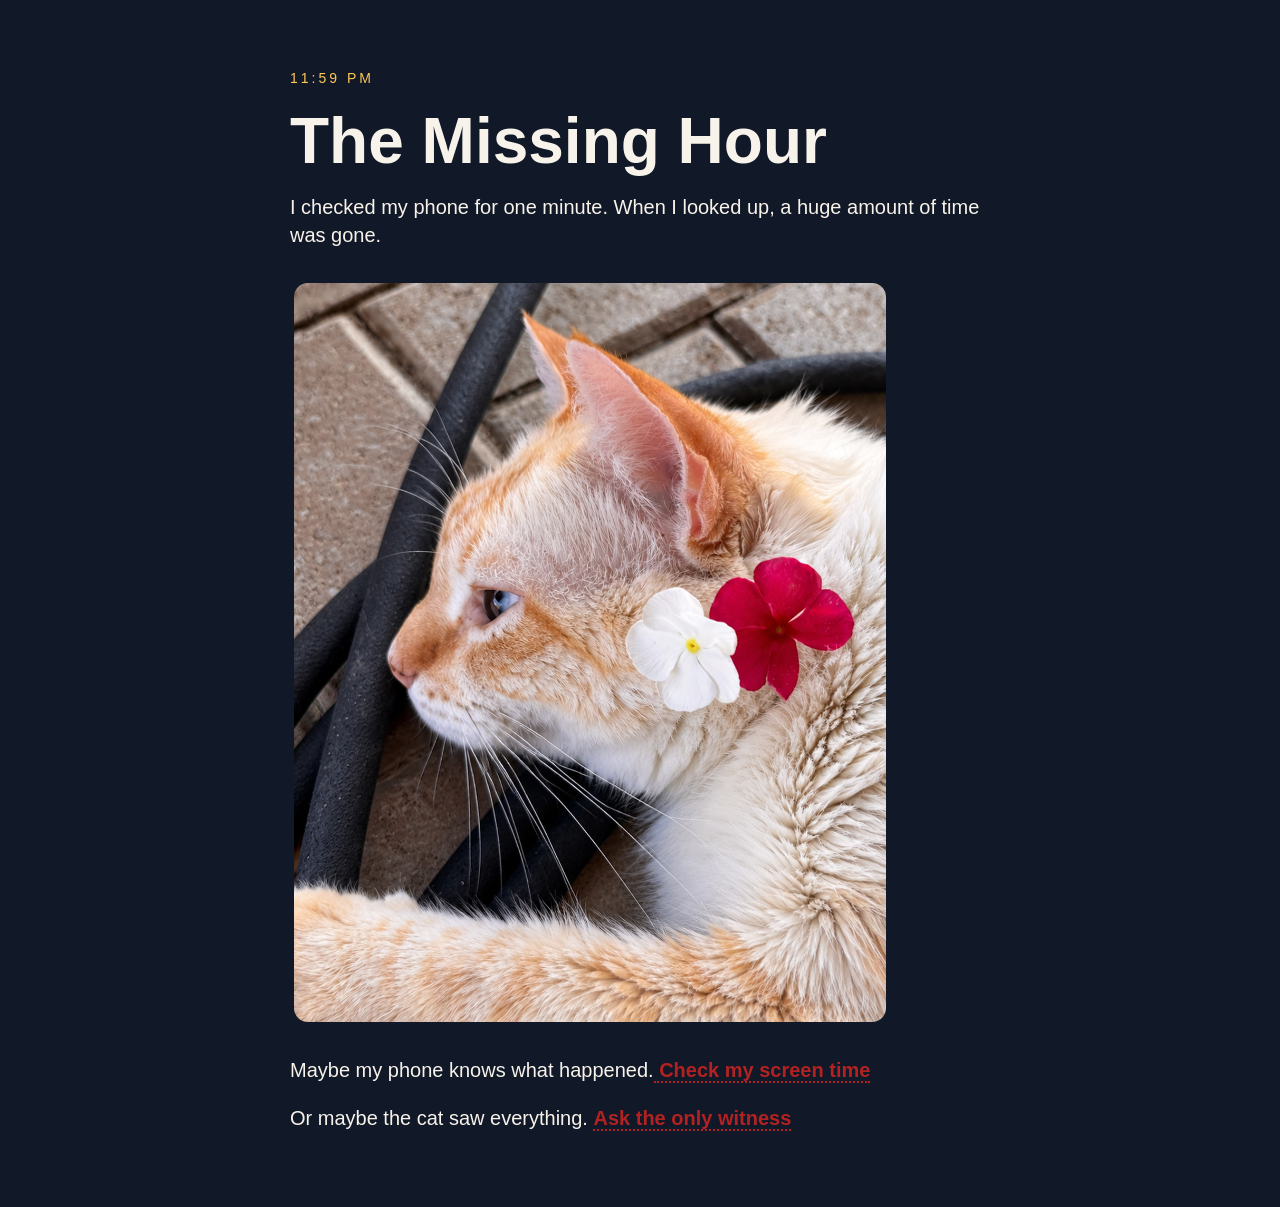
<file: index.html>
<!doctype html>
<html lang="en">
<head>
	<meta charset="utf-8">
	<title>The Missing Hour</title>
	<link rel="stylesheet" href="./assets/css/styles.css">
</head>
<body class="homepage">
<div class="scene"> 
	<p class="time"> 11:59 PM</p>
	<h1>The Missing Hour</h1>
	<p>
		I checked my phone for one minute.
		When I looked up, a huge amount of time was gone.
	</p>
	<a class="image-link" href="page-3.html">
	<img src="assets/img/cat-awake.jpg" alt="A white cat awake">
	</a>

	<p>Maybe my phone knows what happened.<a href="page-2.html"> Check my screen time</a></p>

	<p>Or maybe the cat saw everything. <a href="page-3.html">Ask the only witness</a></p>

</div>
	<script src="./assets/js/main.js"></script>
</body>
</html>
</file>
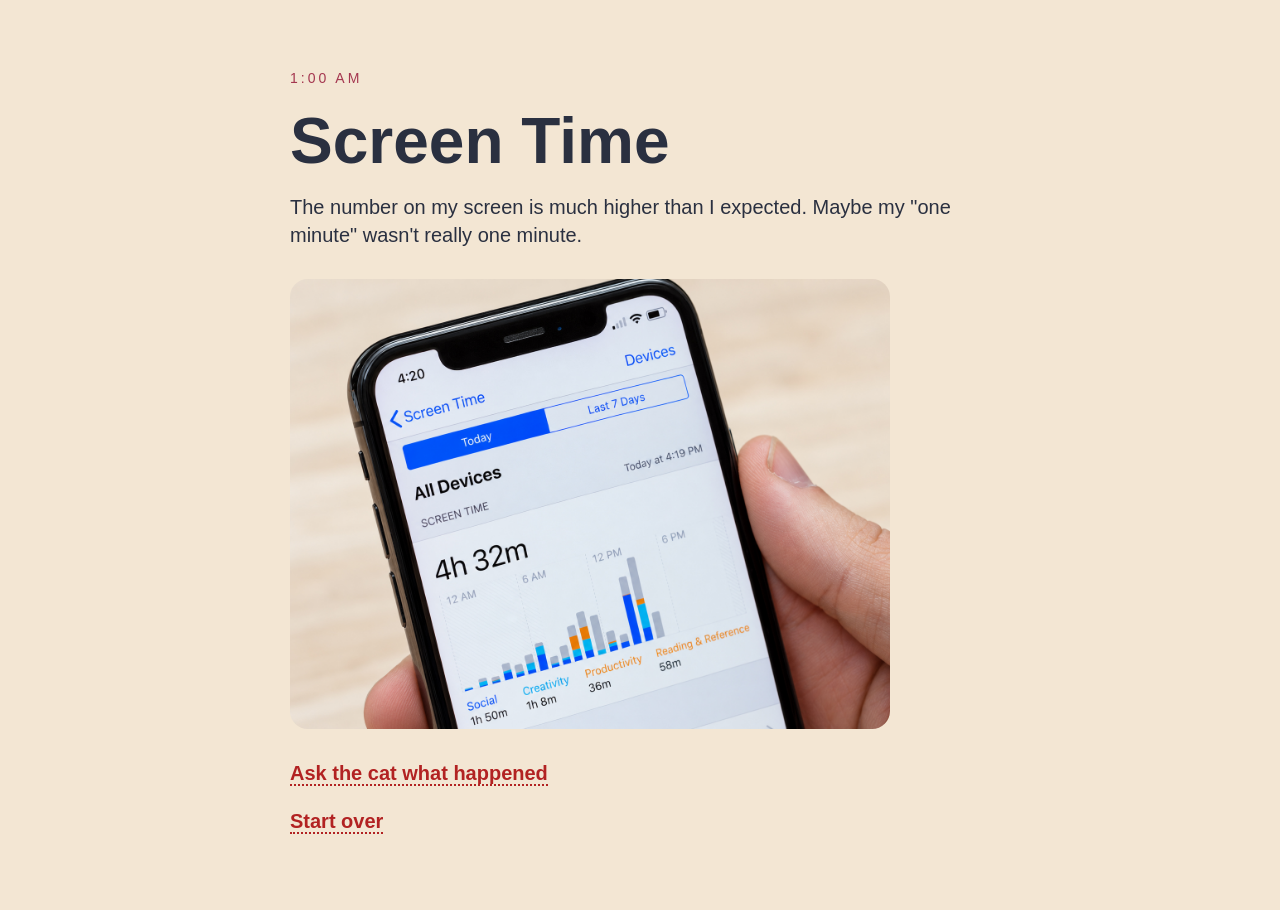
<file: page-2.html>
<!doctype html>
<html lang="en">
<head>
	<meta charset="utf-8">
	<title>The Missing Hour - Screen Time</title>
	<link rel="stylesheet" href="./assets/css/styles.css">
</head>
<body class="phonepage">
<div class="scene"> 
	<p class="time"> 1:00 AM</p>
	<h1>Screen Time</h1>
	<p>
		The number on my screen is much higher than I expected.
		Maybe my "one minute" wasn't really one minute.
	</p>
	<img src="assets/img/screen-time.jpg" alt="A phone displaying screen time information">

<p> <a href="page-3.html"> Ask the cat what happened</a></p>
<p> <a href="index.html"> Start over</a></p>
</div>


	<script src="./assets/js/main.js"></script>
</body>
</html>
</file>
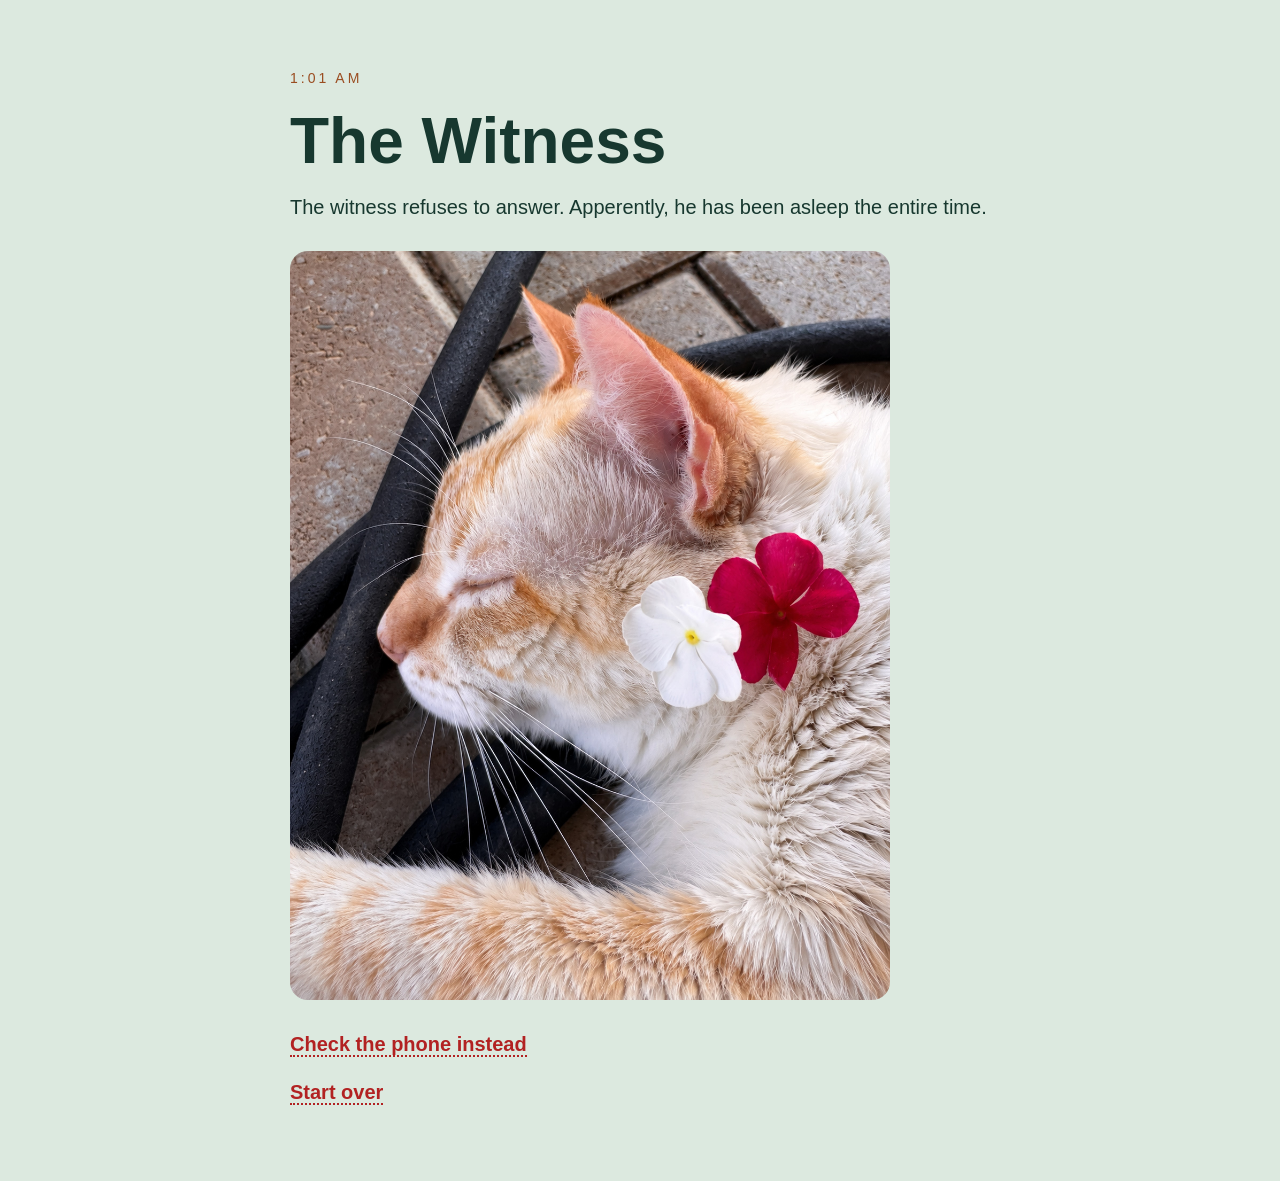
<file: page-3.html>
<!doctype html>
<html lang="en">
<head>
	<meta charset="utf-8">
	<title>The Missing Hour - The Witness</title>
	<link rel="stylesheet" href="./assets/css/styles.css">
</head>
<body class="witnesspage">
<div class="scene"> 
	<p class="time"> 1:01 AM</p>
	<h1>The Witness</h1>
	<p>
		The witness refuses to answer.
		Apperently, he has been asleep the entire time.
	</p>
	<img src="assets/img/cat-sleeping.jpg" alt="A white cat sleeping">

	
<p> <a href="page-2.html"> Check the phone instead</a></p>
<p> <a href="index.html"> Start over</a></p>
</div>


	<script src="./assets/js/main.js"></script>
</body>
</html>
</file>
<file: assets/css/styles.css>
/* styles.css */

* {
	font-family: Arial;
	box-sizing: border-box;
}

body {
	margin: 0;
	line-height: 1.4;
}

body.homepage {
	background-color: #111827;
	color: #f7f3eb;
}

.scene {
	max-width: 760px;
	margin: 25px auto;
	padding: 30px;
}

.time {
	font-size: 14px;
	letter-spacing: 3px;
	text-transform: uppercase;
	color: #ffc857;
}

h1 {
	font-size: 64px;
	line-height: 1;
	margin: 20px 0;
}

p {
	font-size: 20px;
}

.scene img {
	display: block;
	width: 100%;
	max-width: 600px;
	margin: 30px 0;
	border-radius: 18px;
}

body.phonepage{
	background-color: #f3e6d3;
	color: #2a3040;

}

body.phonepage .time{
	color: #a4364f;
}

body.witnesspage {
	background-color: #dce9df;
	color: #17382f;
}

body.witnesspage .time {
	color: #9a4c20;
}

p a {
	color: firebrick;
	font-weight: bold;
	text-decoration: none;
	border-bottom: 2px dotted currentColor;
}

body.homepage p a:hover{
	color: white;
}

body.phonepage p a:hover, body.witnesspage p a:hover{
	color: darkred;
}

.image-link img {
	border: 4px solid transparent;
}

.image-link:hover img{
	border-color: firebrick;
}
</file>
